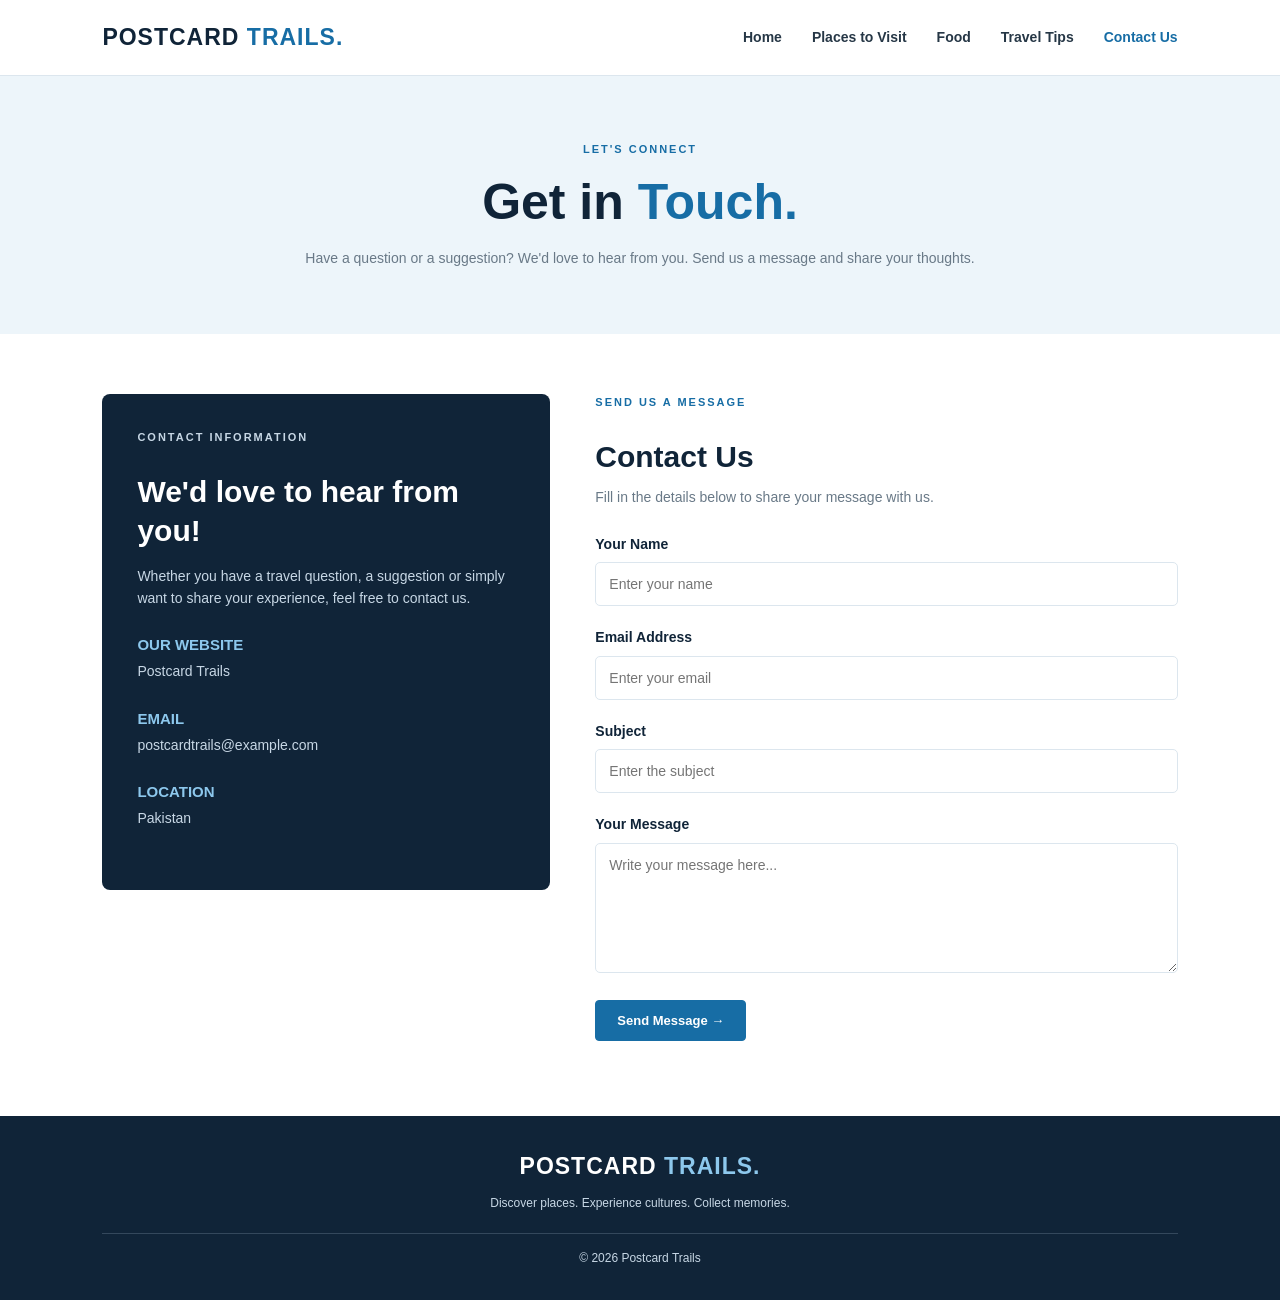
<file: contactUs.html>
<!DOCTYPE html>
<html lang="en">

<head>
    <meta charset="UTF-8">
    <meta name="viewport" content="width=device-width, initial-scale=1.0">

    <title>Contact Us | Postcard Trails</title>

    <link rel="stylesheet" href="style.css">

    <style>

        /* Contact Page Styling */

        .contact-container {
            padding: 60px 8%;
            display: grid;
            grid-template-columns: 1fr 1.3fr;
            gap: 45px;
            align-items: start;
        }

        .contact-info {
            background-color: #102438;
            color: white;
            padding: 35px;
            border-radius: 8px;
        }

        .contact-info h2 {
            color: white;
            margin-bottom: 15px;
        }

        .contact-info p {
            color: #c7d7e5;
            margin-bottom: 25px;
        }

        .contact-detail {
            margin-top: 25px;
        }

        .contact-detail h3 {
            color: #8dc8ed;
            font-size: 15px;
            margin-bottom: 5px;
        }

        .contact-form h2 {
            margin-bottom: 10px;
        }

        .contact-form > p {
            margin-bottom: 25px;
        }

        .contact-form label {
            display: block;
            margin-bottom: 7px;
            color: #102438;
            font-size: 14px;
            font-weight: bold;
        }

        .contact-form input,
        .contact-form textarea {
            width: 100%;
            padding: 13px;
            margin-bottom: 20px;
            border: 1px solid #dce6ee;
            border-radius: 5px;
            font-size: 14px;
            outline: none;
            font-family: Arial, sans-serif;
        }

        .contact-form input:focus,
        .contact-form textarea:focus {
            border-color: #176da5;
        }

        .contact-form textarea {
            height: 130px;
            resize: vertical;
        }

        .contact-form button {
            cursor: pointer;
        }

        #formMessage {
            margin-top: 15px;
            color: #176da5;
            font-weight: bold;
        }

        @media (max-width: 750px) {

            .contact-container {
                grid-template-columns: 1fr;
            }

        }

    </style>

</head>

<body>

    <!-- Navigation Bar -->

    <header class="header">

        <a href="index.html" class="logo">
            POSTCARD <span>TRAILS.</span>
        </a>

        <button class="menu-button" id="menuButton"
                aria-label="Toggle navigation">
            ☰
        </button>

        <nav class="navigation" id="navigation">

            <a href="index.html">Home</a>

            <a href="places.html">Places to Visit</a>

            <a href="guide.html#food">Food</a>

            <a href="guide.html#tips">Travel Tips</a>

            <a href="contact.html" class="active">Contact Us</a>

        </nav>

    </header>


    <main>

        <!-- Page Heading -->

        <section class="page-banner">

            <p class="eyebrow">LET'S CONNECT</p>

            <h1>Get in <span>Touch.</span></h1>

            <p>
                Have a question or a suggestion?
                We'd love to hear from you.
                Send us a message and share your thoughts.
            </p>

        </section>


        <!-- Contact Section -->

        <section class="contact-container">

            <!-- Contact Information -->

            <div class="contact-info">

                <p class="eyebrow">CONTACT INFORMATION</p>

                <h2>We'd love to hear from you!</h2>

                <p>
                    Whether you have a travel question,
                    a suggestion or simply want to share
                    your experience, feel free to contact us.
                </p>


                <div class="contact-detail">

                    <h3>OUR WEBSITE</h3>

                    <p>Postcard Trails</p>

                </div>


                <div class="contact-detail">

                    <h3>EMAIL</h3>

                    <p>postcardtrails@example.com</p>

                </div>


                <div class="contact-detail">

                    <h3>LOCATION</h3>

                    <p>Pakistan</p>

                </div>

            </div>


            <!-- Contact Form -->

            <div class="contact-form">

                <p class="eyebrow">SEND US A MESSAGE</p>

                <h2>Contact Us</h2>

                <p>
                    Fill in the details below to share
                    your message with us.
                </p>


                <form id="contactForm">

                    <label for="name">Your Name</label>

                    <input
                        type="text"
                        id="name"
                        placeholder="Enter your name"
                        required>


                    <label for="email">Email Address</label>

                    <input
                        type="email"
                        id="email"
                        placeholder="Enter your email"
                        required>


                    <label for="subject">Subject</label>

                    <input
                        type="text"
                        id="subject"
                        placeholder="Enter the subject"
                        required>


                    <label for="message">Your Message</label>

                    <textarea
                        id="message"
                        placeholder="Write your message here..."
                        required></textarea>


                    <button type="submit"
                            class="button primary-button">
                        Send Message →
                    </button>

                    <p id="formMessage"></p>

                </form>

            </div>

        </section>

    </main>


    <!-- Footer -->

    <footer class="footer">

        <a href="index.html" class="logo">
            POSTCARD <span>TRAILS.</span>
        </a>

        <p>
            Discover places. Experience cultures. Collect memories.
        </p>

        <p class="copyright">
            © <span class="current-year"></span> Postcard Trails
        </p>

    </footer>


    <!-- JavaScript -->

    <script>

        // Navigation Menu

        const menuButton = document.getElementById("menuButton");

        const navigation = document.getElementById("navigation");

        menuButton.addEventListener("click", function() {

            navigation.classList.toggle("show");

            let menuOpen = navigation.classList.contains("show");

            menuButton.innerHTML = menuOpen ? "✕" : "☰";

            menuButton.setAttribute("aria-expanded", menuOpen);

        });


        // Automatic Copyright Year

        document.querySelector(".current-year").textContent =
            new Date().getFullYear();


        // Contact Form

        const contactForm = document.getElementById("contactForm");

        const formMessage = document.getElementById("formMessage");

        contactForm.addEventListener("submit", function(event) {

            event.preventDefault();

            formMessage.textContent =
                "Thank you! Your message has been recorded in this demo.";

            contactForm.reset();

        });

    </script>

</body>
</html>
</file>
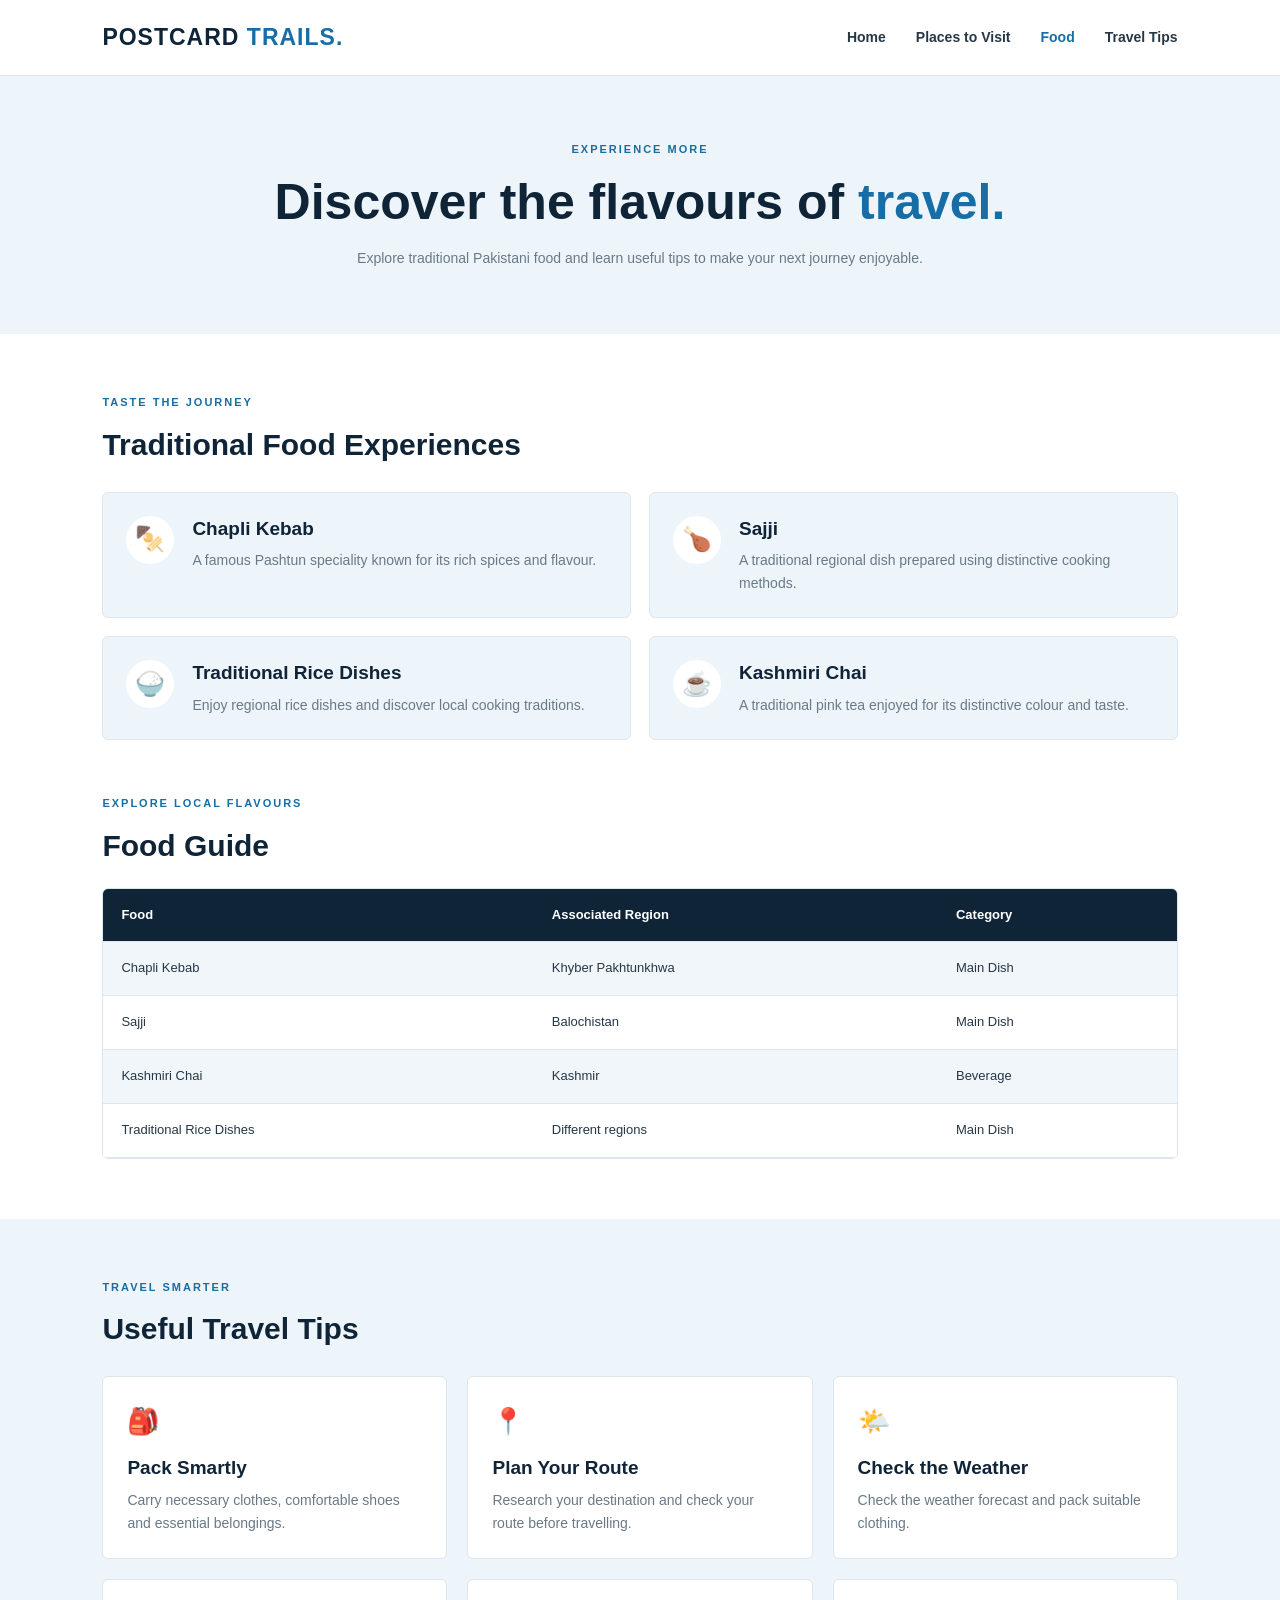
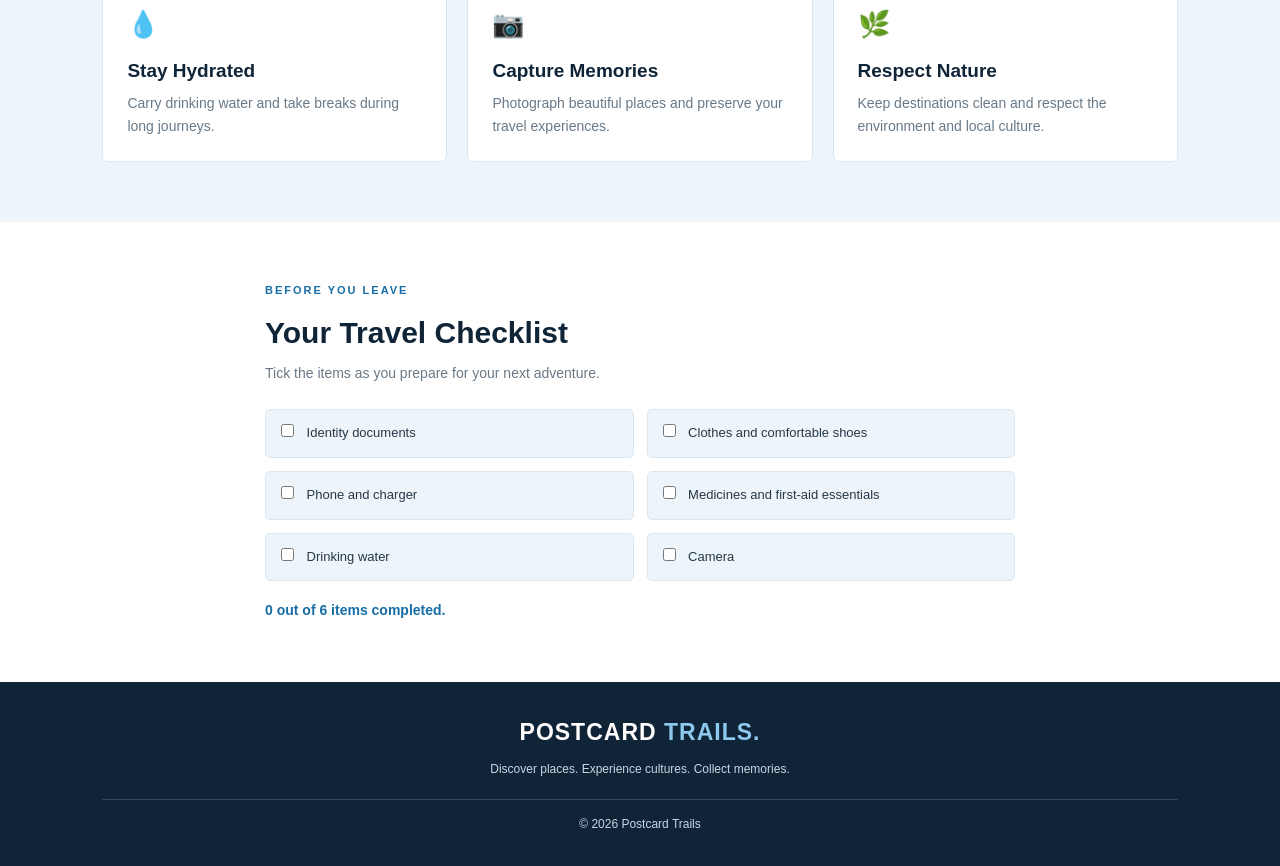
<file: guide.html>
<!DOCTYPE html>
<html lang="en">
<head>
    <meta charset="UTF-8">
    <meta name="viewport" content="width=device-width, initial-scale=1.0">
    <title>Food and Travel Tips | Postcard Trails</title>
    <link rel="stylesheet" href="style.css">
</head>

<body>

    <header class="header">

        <a href="index.html" class="logo">POSTCARD <span>TRAILS.</span></a>

        <button class="menu-button" id="menuButton" aria-label="Open menu">
            ☰
        </button>

        <nav class="navigation" id="navigation">
            <a href="index.html">Home</a>
            <a href="places.html">Places to Visit</a>
            <a href="#food" class="active">Food</a>
            <a href="#tips">Travel Tips</a>
        </nav>

    </header>


    <main>

        <!-- PAGE INTRODUCTION -->

        <section class="page-banner">

            <p class="eyebrow">EXPERIENCE MORE</p>

            <h1>Discover the flavours of <span>travel.</span></h1>

            <p>
                Explore traditional Pakistani food and learn
                useful tips to make your next journey enjoyable.
            </p>

        </section>


        <!-- FOOD SECTION -->

        <section class="section" id="food">

            <div class="section-heading">
                <div>
                    <p class="eyebrow">TASTE THE JOURNEY</p>
                    <h2>Traditional Food Experiences</h2>
                </div>
            </div>


            <div class="food-grid">

                <article class="food-card">

                    <div class="food-symbol">🍢</div>

                    <div>
                        <h3>Chapli Kebab</h3>

                        <p>
                            A famous Pashtun speciality known
                            for its rich spices and flavour.
                        </p>
                    </div>

                </article>


                <article class="food-card">

                    <div class="food-symbol">🍗</div>

                    <div>
                        <h3>Sajji</h3>

                        <p>
                            A traditional regional dish
                            prepared using distinctive cooking methods.
                        </p>
                    </div>

                </article>


                <article class="food-card">

                    <div class="food-symbol">🍚</div>

                    <div>
                        <h3>Traditional Rice Dishes</h3>

                        <p>
                            Enjoy regional rice dishes and
                            discover local cooking traditions.
                        </p>
                    </div>

                </article>


                <article class="food-card">

                    <div class="food-symbol">☕</div>

                    <div>
                        <h3>Kashmiri Chai</h3>

                        <p>
                            A traditional pink tea enjoyed
                            for its distinctive colour and taste.
                        </p>
                    </div>

                </article>

            </div>


            <!-- FOOD INFORMATION TABLE -->

            <div class="food-table-section">

                <p class="eyebrow">EXPLORE LOCAL FLAVOURS</p>

                <h2>Food Guide</h2>

                <div class="table-container">

                    <table>

                        <tr>
                            <th>Food</th>
                            <th>Associated Region</th>
                            <th>Category</th>
                        </tr>

                        <tr>
                            <td>Chapli Kebab</td>
                            <td>Khyber Pakhtunkhwa</td>
                            <td>Main Dish</td>
                        </tr>

                        <tr>
                            <td>Sajji</td>
                            <td>Balochistan</td>
                            <td>Main Dish</td>
                        </tr>

                        <tr>
                            <td>Kashmiri Chai</td>
                            <td>Kashmir</td>
                            <td>Beverage</td>
                        </tr>

                        <tr>
                            <td>Traditional Rice Dishes</td>
                            <td>Different regions</td>
                            <td>Main Dish</td>
                        </tr>

                    </table>

                </div>

            </div>

        </section>


        <!-- TRAVEL TIPS SECTION -->

        <section class="tips-section" id="tips">

            <div class="section-heading">
                <div>
                    <p class="eyebrow">TRAVEL SMARTER</p>
                    <h2>Useful Travel Tips</h2>
                </div>
            </div>


            <div class="tips-grid">

                <article class="tip-card">
                    <div class="tip-symbol">🎒</div>

                    <h3>Pack Smartly</h3>

                    <p>
                        Carry necessary clothes, comfortable shoes
                        and essential belongings.
                    </p>
                </article>


                <article class="tip-card">
                    <div class="tip-symbol">📍</div>

                    <h3>Plan Your Route</h3>

                    <p>
                        Research your destination and check
                        your route before travelling.
                    </p>
                </article>


                <article class="tip-card">
                    <div class="tip-symbol">🌤️</div>

                    <h3>Check the Weather</h3>

                    <p>
                        Check the weather forecast and pack
                        suitable clothing.
                    </p>
                </article>


                <article class="tip-card">
                    <div class="tip-symbol">💧</div>

                    <h3>Stay Hydrated</h3>

                    <p>
                        Carry drinking water and take breaks
                        during long journeys.
                    </p>
                </article>


                <article class="tip-card">
                    <div class="tip-symbol">📷</div>

                    <h3>Capture Memories</h3>

                    <p>
                        Photograph beautiful places and
                        preserve your travel experiences.
                    </p>
                </article>


                <article class="tip-card">
                    <div class="tip-symbol">🌿</div>

                    <h3>Respect Nature</h3>

                    <p>
                        Keep destinations clean and respect
                        the environment and local culture.
                    </p>
                </article>

            </div>

        </section>


        <!-- TRAVEL CHECKLIST -->

        <section class="checklist-section">

            <div class="checklist-content">

                <p class="eyebrow">BEFORE YOU LEAVE</p>

                <h2>Your Travel Checklist</h2>

                <p>
                    Tick the items as you prepare for your next adventure.
                </p>


                <div class="checklist">

                    <label>
                        <input type="checkbox" class="travel-check">
                        Identity documents
                    </label>

                    <label>
                        <input type="checkbox" class="travel-check">
                        Clothes and comfortable shoes
                    </label>

                    <label>
                        <input type="checkbox" class="travel-check">
                        Phone and charger
                    </label>

                    <label>
                        <input type="checkbox" class="travel-check">
                        Medicines and first-aid essentials
                    </label>

                    <label>
                        <input type="checkbox" class="travel-check">
                        Drinking water
                    </label>

                    <label>
                        <input type="checkbox" class="travel-check">
                        Camera
                    </label>

                </div>


                <p id="checklistProgress" class="progress-message">
                    0 out of 6 items completed.
                </p>

            </div>

        </section>

    </main>


    <footer class="footer">

        <a href="index.html" class="logo">
            POSTCARD <span>TRAILS.</span>
        </a>

        <p>Discover places. Experience cultures. Collect memories.</p>

        <p class="copyright">
            © <span class="current-year"></span> Postcard Trails
        </p>

    </footer>


    <!-- JAVASCRIPT -->

    <script>

        // Navigation Menu

        const menuButton = document.getElementById("menuButton");
        const navigation = document.getElementById("navigation");

        menuButton.addEventListener("click", function() {

            navigation.classList.toggle("show");

            let menuOpen = navigation.classList.contains("show");

            menuButton.innerHTML = menuOpen ? "✕" : "☰";

            menuButton.setAttribute("aria-expanded", menuOpen);

        });


        // Close menu after clicking a link

        const links = navigation.querySelectorAll("a");

        links.forEach(function(link) {

            link.addEventListener("click", function() {

                navigation.classList.remove("show");

                menuButton.innerHTML = "☰";

                menuButton.setAttribute("aria-expanded", "false");

            });

        });


        // Automatic Copyright Year

        document.querySelector(".current-year").textContent =
            new Date().getFullYear();


        // Travel Checklist

        const checkboxes = document.querySelectorAll(".travel-check");

        const progress = document.getElementById("checklistProgress");

        function updateProgress() {

            let completed = 0;

            checkboxes.forEach(function(checkbox) {

                if (checkbox.checked) {
                    completed++;
                }

            });

            progress.textContent =
                completed + " out of " + checkboxes.length +
                " items completed.";

        }


        // Update checklist when a checkbox is clicked

        checkboxes.forEach(function(checkbox) {

            checkbox.addEventListener("change", updateProgress);

        });


        // Initial progress

        updateProgress();

    </script>

</body>
</html>
</file>
<file: style.css>
/* POSTCARD TRAILS */
/* SHARED CSS FOR ALL THREE WEBPAGES */


/* 1. GENERAL SETTINGS */

* {
    margin: 0;
    padding: 0;
    box-sizing: border-box;
}

:root {
    --navy: #102438;
    --blue: #176da5;
    --light-blue: #edf5fa;
    --white: #ffffff;
    --text: #263746;
    --grey: #697987;
    --border: #dce6ee;
}

html {
    scroll-behavior: smooth;
}

body {
    font-family: Arial, Helvetica, sans-serif;
    font-size: 16px;
    line-height: 1.6;
    color: var(--text);
    background: var(--white);
}

img {
    display: block;
    width: 100%;
    object-fit: cover;
}

a {
    text-decoration: none;
}


/* 2. HEADER AND NAVIGATION */

.header {
    width: 100%;
    min-height: 76px;
    padding: 0 8%;
    display: flex;
    align-items: center;
    justify-content: space-between;
    background: var(--white);
    border-bottom: 1px solid var(--border);
    position: sticky;
    top: 0;
    z-index: 100;
}

.logo {
    font-size: 23px;
    font-weight: 800;
    letter-spacing: 1px;
    color: var(--navy);
}

.logo span {
    color: var(--blue);
}

.navigation {
    display: flex;
    align-items: center;
    gap: 30px;
}

.navigation a {
    color: var(--text);
    font-size: 14px;
    font-weight: 600;
    transition: 0.3s;
}

.navigation a:hover,
.navigation a.active {
    color: var(--blue);
}

.menu-button {
    display: none;
    border: none;
    background: none;
    color: var(--navy);
    font-size: 27px;
    cursor: pointer;
}


/* 3. COMMON TYPOGRAPHY */

.eyebrow {
    color: var(--blue);
    font-size: 11px;
    font-weight: 700;
    letter-spacing: 2px;
    margin-bottom: 13px;
}

h1 {
    font-size: 50px;
    line-height: 1.2;
    font-weight: 750;
    color: var(--navy);
}

h2 {
    font-size: 30px;
    line-height: 1.3;
    color: var(--navy);
    font-weight: 700;
}

h3 {
    font-size: 19px;
    line-height: 1.4;
    color: var(--navy);
    font-weight: 700;
}

p {
    font-size: 14px;
    color: var(--grey);
}


/* 4. BUTTONS */

.button {
    display: inline-block;
    padding: 12px 21px;
    border-radius: 4px;
    font-size: 13px;
    font-weight: 700;
    transition: 0.3s;
}

.primary-button {
    background: var(--blue);
    color: var(--white);
    border: 1px solid var(--blue);
}

.primary-button:hover {
    background: var(--navy);
    border-color: var(--navy);
}

.outline-button {
    background: transparent;
    border: 1px solid var(--blue);
    color: var(--blue);
}

.outline-button:hover {
    background: var(--blue);
    color: var(--white);
}


/* 5. HOMEPAGE HERO SECTION */

.hero {
    padding: 70px 8%;
    display: grid;
    grid-template-columns: 1fr 1fr;
    align-items: center;
    gap: 55px;
    background: var(--light-blue);
}

.hero-content {
    max-width: 560px;
}

.hero h1 span {
    color: var(--blue);
}

.hero-description {
    max-width: 480px;
    margin-top: 20px;
    margin-bottom: 27px;
}

.hero-buttons {
    display: flex;
    flex-wrap: wrap;
    gap: 12px;
}

.hero-note {
    margin-top: 30px;
    font-size: 12px;
    color: var(--grey);
}

.hero-image {
    position: relative;
}

.hero-image img {
    height: 380px;
    border-radius: 8px;
}

.image-caption {
    position: absolute;
    bottom: 15px;
    left: 15px;
    right: 15px;
    padding: 14px 18px;
    border-radius: 5px;
    background: var(--white);
    display: flex;
    flex-direction: column;
}

.image-caption span {
    color: var(--blue);
    font-size: 9px;
    letter-spacing: 1.5px;
    font-weight: 700;
}

.image-caption strong {
    color: var(--navy);
    font-size: 14px;
}


/* 6. INTRODUCTION */

.introduction {
    text-align: center;
    max-width: 780px;
    margin: auto;
    padding: 65px 30px;
}

.introduction h2 {
    margin-bottom: 16px;
}

.introduction > p:last-child {
    max-width: 680px;
    margin: auto;
}


/* 7. COMMON SECTION LAYOUT */

.section {
    padding: 60px 8%;
}

.section-heading {
    display: flex;
    align-items: center;
    justify-content: space-between;
    gap: 20px;
    margin-bottom: 28px;
}

.section-heading h2 {
    margin-bottom: 0;
}

.text-link {
    color: var(--blue);
    font-size: 13px;
    font-weight: 700;
}

.text-link:hover {
    color: var(--navy);
}


/* 8. DESTINATION CARDS */

.destination-grid {
    display: grid;
    grid-template-columns: repeat(3, minmax(0, 1fr));
    gap: 24px;
}

.destination-card {
    background: var(--white);
    border: 1px solid var(--border);
    border-radius: 7px;
    overflow: hidden;
    transition: 0.3s;
}

.destination-card:hover {
    transform: translateY(-5px);
    box-shadow: 0 9px 22px rgba(16, 36, 56, 0.10);
}

.destination-card img {
    height: 210px;
}

.card-content {
    padding: 20px;
}

.card-label {
    color: var(--blue);
    font-size: 10px;
    font-weight: 700;
    letter-spacing: 1.3px;
    margin-bottom: 8px;
}

.card-content h3 {
    margin-bottom: 9px;
}

.card-content p:not(.card-label) {
    min-height: 65px;
    margin-bottom: 13px;
}


/* 9. QUOTE SECTION */

.quote-section {
    background: var(--navy);
    text-align: center;
    padding: 55px 8%;
}

.quote-section h2 {
    color: var(--white);
    margin-bottom: 13px;
}

.quote-section p:last-child {
    color: #c7d7e5;
}

.quote-section .eyebrow {
    color: #8dc8ed;
}


/* 10. PAGE BANNER */

.page-banner {
    text-align: center;
    padding: 65px 12%;
    background: var(--light-blue);
}

.page-banner h1 {
    margin-bottom: 15px;
}

.page-banner h1 span {
    color: var(--blue);
}

.page-banner > p:last-child {
    max-width: 680px;
    margin: auto;
}


/* 11. TABLES */

.table-section {
    padding: 55px 8%;
    background: var(--light-blue);
}

.table-section h2,
.food-table-section h2 {
    margin-bottom: 18px;
}

.table-description {
    margin-bottom: 22px;
}

.table-container {
    width: 100%;
    overflow-x: auto;
    border-radius: 6px;
    border: 1px solid var(--border);
}

table {
    width: 100%;
    border-collapse: collapse;
    background: var(--white);
    min-width: 600px;
}

th,
td {
    padding: 16px 18px;
    text-align: left;
    font-size: 13px;
    border-bottom: 1px solid var(--border);
}

th {
    background: var(--navy);
    color: var(--white);
    font-weight: 700;
}

td {
    color: var(--text);
}

tr:nth-child(even) {
    background: #f1f6fa;
}


/* 12. CLOSING SECTION */

.page-closing {
    padding: 55px 8%;
    text-align: center;
}

.page-closing h2 {
    margin-bottom: 10px;
}

.page-closing p {
    margin-bottom: 22px;
}


/* 13. FOOD SECTION */

.food-grid {
    display: grid;
    grid-template-columns: repeat(2, minmax(0, 1fr));
    gap: 18px;
}

.food-card {
    display: flex;
    align-items: flex-start;
    gap: 18px;
    padding: 23px;
    background: var(--light-blue);
    border: 1px solid var(--border);
    border-radius: 6px;
}

.food-symbol {
    flex-shrink: 0;
    width: 48px;
    height: 48px;
    border-radius: 50%;
    background: var(--white);
    display: grid;
    place-items: center;
    font-size: 24px;
}

.food-card h3 {
    margin-bottom: 7px;
}

.food-table-section {
    margin-top: 55px;
}

.food-table-section h2 {
    margin-bottom: 23px;
}


/* 14. TRAVEL TIPS */

.tips-section {
    padding: 60px 8%;
    background: var(--light-blue);
    scroll-margin-top: 90px;
}

.tips-grid {
    display: grid;
    grid-template-columns: repeat(3, minmax(0, 1fr));
    gap: 20px;
}

.tip-card {
    padding: 24px;
    background: var(--white);
    border: 1px solid var(--border);
    border-radius: 6px;
}

.tip-symbol {
    font-size: 26px;
    margin-bottom: 12px;
}

.tip-card h3 {
    margin-bottom: 8px;
}

#food {
    scroll-margin-top: 90px;
}


/* 15. TRAVEL CHECKLIST */

.checklist-section {
    padding: 60px 8%;
}

.checklist-content {
    max-width: 750px;
    margin: auto;
}

.checklist-content h2 {
    margin-bottom: 10px;
}

.checklist {
    display: grid;
    grid-template-columns: repeat(2, minmax(0, 1fr));
    gap: 13px;
    margin-top: 25px;
}

.checklist label {
    padding: 13px 15px;
    background: var(--light-blue);
    border: 1px solid var(--border);
    border-radius: 5px;
    font-size: 13px;
    cursor: pointer;
}

.checklist input {
    accent-color: var(--blue);
    margin-right: 9px;
}

.checklist label:has(input:checked) {
    background: #dceefa;
    text-decoration: line-through;
}

.progress-message {
    margin-top: 18px;
    color: var(--blue);
    font-weight: 700;
}


/* 16. FOOTER */

.footer {
    background: var(--navy);
    text-align: center;
    padding: 32px 8%;
}

.footer .logo {
    color: var(--white);
}

.footer .logo span {
    color: #8dc8ed;
}

.footer p {
    color: #c7d7e5;
    margin-top: 9px;
    font-size: 12px;
}

.footer .copyright {
    border-top: 1px solid #34485c;
    padding-top: 15px;
    margin-top: 20px;
}


/* 17. TABLET RESPONSIVE DESIGN */

@media (max-width: 850px) {

    .header {
        padding: 15px 5%;
    }

    .menu-button {
        display: block;
    }

    .navigation {
        display: none;
        position: absolute;
        left: 0;
        top: 100%;
        width: 100%;
        flex-direction: column;
        align-items: flex-start;
        gap: 0;
        background: var(--white);
        border-bottom: 1px solid var(--border);
    }

    .navigation.show {
        display: flex;
    }

    .navigation a {
        width: 100%;
        padding: 13px 6%;
        border-top: 1px solid var(--border);
    }

    .hero {
        grid-template-columns: 1fr;
        gap: 30px;
        padding: 45px 7%;
    }

    .hero-image img {
        height: 320px;
    }

    .destination-grid,
    .tips-grid {
        grid-template-columns: repeat(2, minmax(0, 1fr));
    }

    .page-banner {
        padding: 55px 8%;
    }

}


/* 18. MOBILE RESPONSIVE DESIGN */

@media (max-width: 550px) {

    h1 {
        font-size: 35px;
    }

    h2 {
        font-size: 25px;
    }

    .hero-image img {
        height: 245px;
    }

    .destination-grid,
    .food-grid,
    .tips-grid,
    .checklist {
        grid-template-columns: 1fr;
    }

    .section-heading {
        align-items: flex-start;
        flex-direction: column;
    }

    .page-banner h1 {
        font-size: 34px;
    }

    .food-card {
        padding: 17px;
    }

}
</file>
